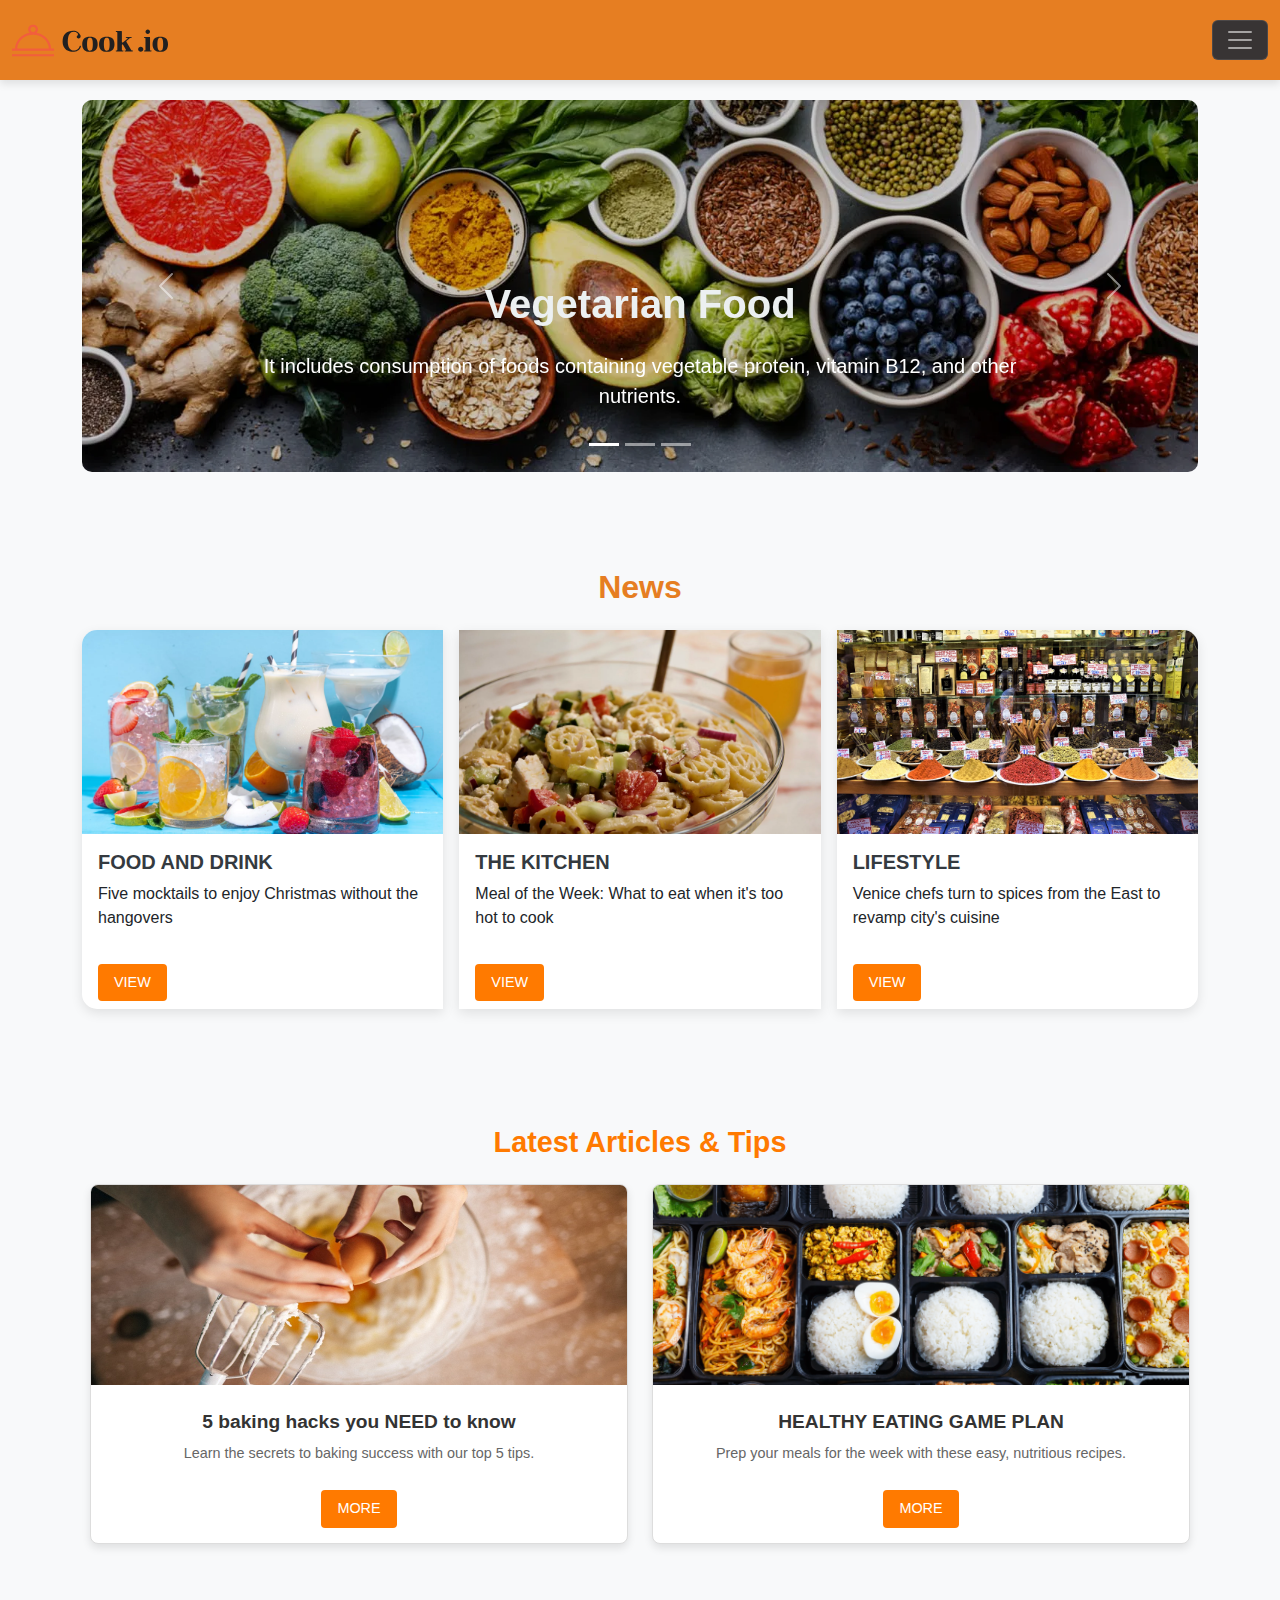
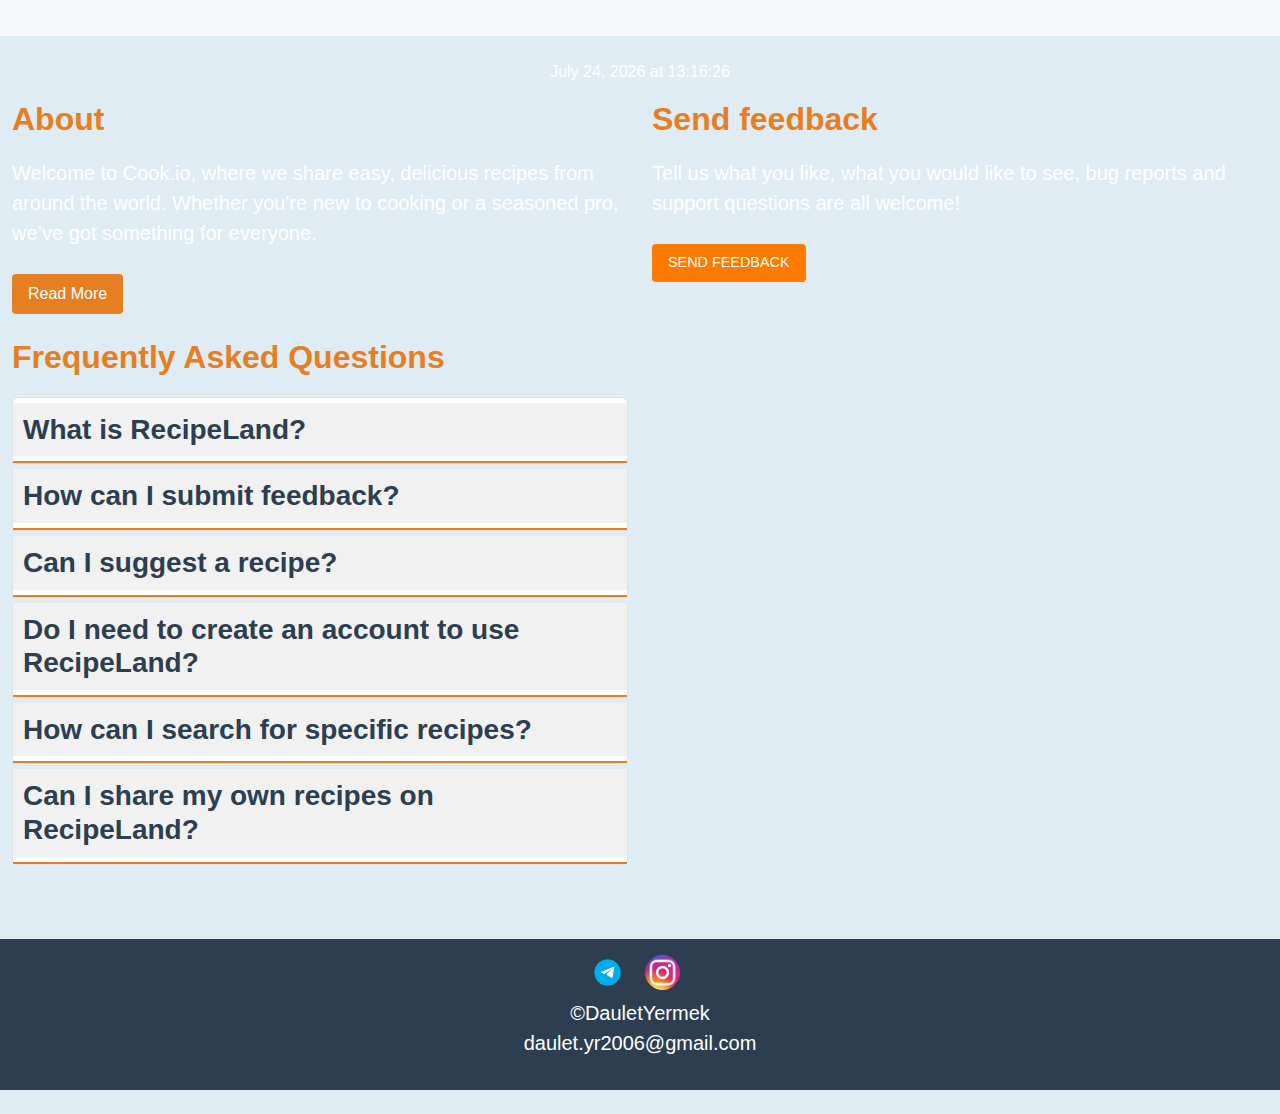
<file: index.html>
<!DOCTYPE html>
<html lang="en">

<head>
    <meta charset="UTF-8">
    <meta name="viewport" content="width=device-width, initial-scale=1.0">
    <title>RecipeLand - Home</title>
    <link href="https://cdn.jsdelivr.net/npm/bootstrap@5.3.3/dist/css/bootstrap.min.css" rel="stylesheet" integrity="sha384-QWTKZyjpPEjISv5WaRU9OFeRpok6YctnYmDr5pNlyT2bRjXh0JMhjY6hW+ALEwIH" crossorigin="anonymous">
    <link rel="stylesheet" href="styles.css">
</head>

<body>
    <header class="mb-3">
        <nav class="navbar navbar-dark bg-orange fixed-top" style="background-color: #e67e22">
            <div class="container-fluid">
                <img src="logo-light.svg" alt="Website Logo">
                <button class="navbar-toggler" type="button" data-bs-toggle="offcanvas" data-bs-target="#offcanvasNavbar" aria-controls="offcanvasNavbar" style="background-color: #383434">
                    <span class="navbar-toggler-icon"></span>
                </button>
                <div class="offcanvas offcanvas-end offcanvas-orange" tabindex="-1" id="offcanvasNavbar" aria-labelledby="offcanvasNavbarLabel" style="background-color: #e67e22">
                    <div id="user-info" class="user-info"></div>
                    <div class="offcanvas-profile">
                        <button id="profile-btn" class="profile-button">
                            <span id="profile-username">User Name</span> <!-- Имя пользователя -->
                            <i class="arrow-icon">▼</i> <!-- Иконка стрелки -->
                        </button>
                        <div id="profile-menu" class="profile-dropdown">
                            <p id="profile-username">Loading username...</p>
                            <p id="profile-email">Loading email...</p>
                            <p id="profile-password">Loading password...</p>
                            <a href="login.html" id="logout-link" class="logout-btn">Log Out</a> <!-- Кнопка выхода -->
                        </div>
                    </div>
                    
                    <div class="offcanvas-body">
                        <ul class="navbar-nav justify-content-end flex-grow-1 pe-3">
                            <li class="nav-item">
                                <a class="nav-link active" aria-current="page" href="index.html">Home</a>
                            </li>
                            <li class="nav-item">
                                <a class="nav-link" href="recipes.html" style="color: #ffffff;">Recipes</a>
                            </li>
                        </ul>

                        <div id="toggle-container" style="margin-top: 20px;">
                            <input type="checkbox" id="mode-toggle" onchange="toggleMode()">
                            <label for="mode-toggle">
                                <span class="mode-text" id="mode-text" style="color: orange;">Light</span>
                            </label>
                        </div>
                    </div>
                </div>
            </div>
        </nav>
    </header>

    <!-- Carousel Section -->
    <section class="carousel-section mb-5">
        <div class="container">
            <div id="recipeCarousel" class="carousel slide" data-bs-ride="carousel">
                <!-- Carousel indicators -->
                <ol class="carousel-indicators">
                    <li data-bs-target="#recipeCarousel" data-bs-slide-to="0" class="active"></li>
                    <li data-bs-target="#recipeCarousel" data-bs-slide-to="1"></li>
                    <li data-bs-target="#recipeCarousel" data-bs-slide-to="2"></li>
                </ol>

                <!-- Carousel items -->
                <div class="carousel-inner">
                    <div class="carousel-item active">
                        <img src="images/hero-healthyfood.webp" class="d-block w-100" alt="Spaghetti Carbonara">
                        <div class="carousel-caption d-none d-md-block">
                            <h5>Vegetarian Food</h5>
                            <p>It includes consumption of foods containing vegetable protein, vitamin B12, and other nutrients.</p>
                        </div>
                    </div>
                    <div class="carousel-item">
                        <img src="images/hero_bulgarian.jpeg" class="d-block w-100" alt="Chicken Parmesan">
                        <div class="carousel-caption d-none d-md-block">
                            <h5>Central Asian Food</h5>
                            <p>Traditional dishes are served like shorpo (soup), shashlik (grilled meats), mastoba, manty, pilov and samsa.</p>
                        </div>
                    </div>
                    <div class="carousel-item">
                        <img src="images/hero-asianfood.jpeg" class="d-block w-100" alt="Vegetable Stir-fry">
                        <div class="carousel-caption d-none d-md-block">
                            <h5>Far East</h5>
                            <p>While rice is common to most Asian cuisines, different varieties are popular in the various regions.</p>
                        </div>
                    </div>
                </div>

                <!-- Carousel controls -->
                <a class="carousel-control-prev" href="#recipeCarousel" role="button" data-bs-slide="prev">
                    <span class="carousel-control-prev-icon" aria-hidden="true"></span>
                    <span class="visually-hidden">Previous</span>
                </a>
                <a class="carousel-control-next" href="#recipeCarousel" role="button" data-bs-slide="next">
                    <span class="carousel-control-next-icon" aria-hidden="true"></span>
                    <span class="visually-hidden">Next</span>
                </a>
            </div>
        </div>
    </section>


    <!-- Bootstrap Cards Section -->
    <section class="cards-section py-5">
        <div class="container">
            <h2 class="mb-4">News</h2>
            <!-- Bootstrap card group layout -->
            <div class="card-group">
                <!-- Card 1 -->
                <div class="card me-3">
                    <img src="images/foodandfrink.webp" class="card-img-top" alt="Spaghetti Carbonara">
                    <div class="card-body">
                        <h5 class="card-title">FOOD AND DRINK</h5>
                        <p class="card-text">Five mocktails to enjoy Christmas without the hangovers</p>
                    </div>
                    <div class="card-footer">
                        <a href="https://www.euronews.com/culture/2023/12/21/five-mocktails-to-enjoy-christmas-without-the-hangovers" class="btn btn-primary btn-sm" style="color: #ffffff;">View</a>
                    </div>
                </div>
                <!-- Card 2 -->
                <div class="card me-3">
                    <img src="images/thekitchen.webp" class="card-img-top" alt="Chicken Parmesan">
                    <div class="card-body">
                        <h5 class="card-title">THE KITCHEN</h5>
                        <p class="card-text">Meal of the Week: What to eat when it's too hot to cook</p>
                    </div>
                    <div class="card-footer">
                        <a href="https://www.euronews.com/culture/2023/07/22/meal-of-the-week-italian-cold-dishes-on-a-hot-hot-day" class="btn btn-primary btn-sm" style="color: #ffffff;">View</a>
                    </div>
                </div>
                <!-- Card 3 -->
                <div class="card">
                    <img src="images/lifestyle.webp" class="card-img-top" alt="Vegetable Stir-fry">
                    <div class="card-body">
                        <h5 class="card-title">LIFESTYLE</h5>
                        <p class="card-text">Venice chefs turn to spices from the East to revamp city's cuisine</p>
                    </div>
                    <div class="card-footer">
                        <a href="https://www.euronews.com/culture/2022/09/22/the-restaurants-resurrecting-venices-ancient-spice-trade-cuisine" class="btn btn-primary btn-sm" style="color: #ffffff;">View</a>
                    </div>
                </div>
            </div>
        </div>
    </section>



    <section class="latest-articles container my-5">
        <h2 class="mb-4">Latest Articles & Tips</h2>
        <div class="row">
            <article class="col-md-6 mb-4">
                <div class="article">
                    <img src="images/baking-tips.jpeg" class="article-img-top" alt="Article 1">
                    <div class="article-body">
                        <h4 class="article-title">5 baking hacks you NEED to know </h4>
                        <p class="article-text">Learn the secrets to baking success with our top 5 tips.</p>
                        <a href="https://youtu.be/e97NvZM3qXY?si=z0Iu64SybqORxPiH" class="btn btn-primary" style="color: #ffffff;">More</a>
                    </div>
                </div>
            </article>
    
            <article class="col-md-6 mb-4">
                <div class="article">
                    <img src="images/healthy-meal.webp" class="article-img-top" alt="Article 2">
                    <div class="article-body">
                        <h4 class="article-title">HEALTHY EATING GAME PLAN</h4>
                        <p class="article-text">Prep your meals for the week with these easy, nutritious recipes.</p>
                        <a href="https://youtu.be/nzTYDAJ-D5c?si=vE-1eVs1DOZpzZND" class="btn btn-primary" style="color: #ffffff;">More</a>
                    </div>
                </div>
            </article>
        </div>
    </section>
    

    


    <footer class="py-4 mt-5">
        <div id="current-date-time" class="text-center mb-3"></div>
        <div class="footer-container container-fluid">
            <div class="row">
                <div class="col-lg-6 mb-4">
                    <h2>About</h2>
                    <p>
                        Welcome to Cook.io, where we share easy, delicious recipes from around the world. 
                        Whether you're new to cooking or a seasoned pro, we’ve got something for everyone. 
                        <span id="more-content" style="display: none;">
                            Our goal is to inspire you to create mouthwatering meals with simple, step-by-step guides. 
                            Join us on this culinary journey, and let’s make cooking fun and enjoyable together!
                        </span>
                    </p>
                    <button id="read-more-btn">Read More</button>
                </div>
                
                <!-- Existing Feedback Section -->
                <div class="col-lg-6" style="margin-bottom: 30px;">
                    <h2>Send feedback</h2>
                    <p>Tell us what you like, what you would like to see, bug reports and support questions are all welcome!</p>
                    <!-- Feedback button that triggers the popup -->
                    <button class="btn btn-primary open-popup">Send Feedback</button>
                </div>

                <!-- Popup form structure -->
                <div class="popup-form" style="display: none;">
                    <div class="popup-content">
                        <span class="close-popup">&times;</span> <!-- Close button -->
                        <h2>Send Feedback</h2>
                        <form action="#" novalidate>
                            <input type="email" class="form-control mb-3" placeholder="Your email">
                            <textarea class="form-control mb-3" placeholder="Your message"></textarea>
                            <button type="submit" class="btn btn-primary w-100">Send</button>
                            <!-- Reset Button -->
                            <button type="button" id="reset-btn" class="btn btn-secondary w-100 mt-2">Reset</button>
                        </form>

                        <!-- Star Rating Section -->
                        <div class="rating">
                            <span class="star" data-value="1">★</span>
                            <span class="star" data-value="2">★</span>
                            <span class="star" data-value="3">★</span>
                            <span class="star" data-value="4">★</span>
                            <span class="star" data-value="5">★</span>
                        </div>
                        <p id="rating-message">Rate our feedback quality.</p>
                    </div>
                </div>
  

                <!-- Add an FAQ section inside the footer -->
                <div class="col-lg-6 mb-4">
                    <h2>Frequently Asked Questions</h2>

                    <div class="accordion">
                        <div class="accordion-item">
                            <h3 class="accordion-header">What is RecipeLand?</h3>
                            <div class="accordion-content">
                                <p>RecipeLand is a website where we share easy, delicious recipes from around the world. You can find something for every level of cooking expertise.</p>
                            </div>
                        </div>

                        <div class="accordion-item">
                            <h3 class="accordion-header">How can I submit feedback?</h3>
                            <div class="accordion-content">
                                <p>To submit feedback, just fill out the form above and click "Send." We appreciate your suggestions and will get back to you as soon as possible.</p>
                            </div>
                        </div>

                        <div class="accordion-item">
                            <h3 class="accordion-header">Can I suggest a recipe?</h3>
                            <div class="accordion-content">
                                <p>Yes, we welcome recipe suggestions! Contact us through the feedback form or email us directly.</p>
                            </div>
                        </div>

                        <div class="accordion-item">
                            <h3 class="accordion-header">Do I need to create an account to use RecipeLand?</h3>
                            <div class="accordion-content">
                                <p>No, you don't need to create an account to access recipes. However, creating an account allows you to save your favorite recipes and get personalized recommendations.</p>
                            </div>
                        </div>

                        <div class="accordion-item">
                            <h3 class="accordion-header">How can I search for specific recipes?</h3>
                            <div class="accordion-content">
                                <p>Use the search bar at the top of the page to find recipes by name, ingredient, or cuisine type. You can also browse by categories like vegetarian, pasta, or desserts.</p>
                            </div>
                        </div>

                        <div class="accordion-item">
                            <h3 class="accordion-header">Can I share my own recipes on RecipeLand?</h3>
                            <div class="accordion-content">
                                <p>We currently don't support user-submitted recipes directly on the site, but you can contact us through the feedback form if you have a recipe you'd like to suggest!</p>
                            </div>
                        </div>
                    </div>
                </div>

            </div>
        </div>
    
        <div class="footer-bottom text-center py-3">
            <div class="social-icons mb-2">
                <a href="https://t.me/yerm_d"><img src="images/telegram.webp" alt="Telegram" class="img-fluid me-3"></a>
                <a href="https://www.instagram.com/yerm.d?igsh=ZmJ6M3J3NzB6ZnVz"><img src="images/Instagram_icon.png" alt="Instagram" class="img-fluid"></a>
            </div>
            <p>©DauletYermek<br>daulet.yr2006@gmail.com</p>
        </div>

    </footer>
    

    <script src="https://cdn.jsdelivr.net/npm/bootstrap@5.3.3/dist/js/bootstrap.bundle.min.js" integrity="sha384-YvpcrYf0tY3lHB60NNkmXc5s9fDVZLESaAA55NDzOxhy9GkcIdslK1eN7N6jIeHz" crossorigin="anonymous"></script>
    <script src="home.js" defer></script>
</body>

</html>
</file>
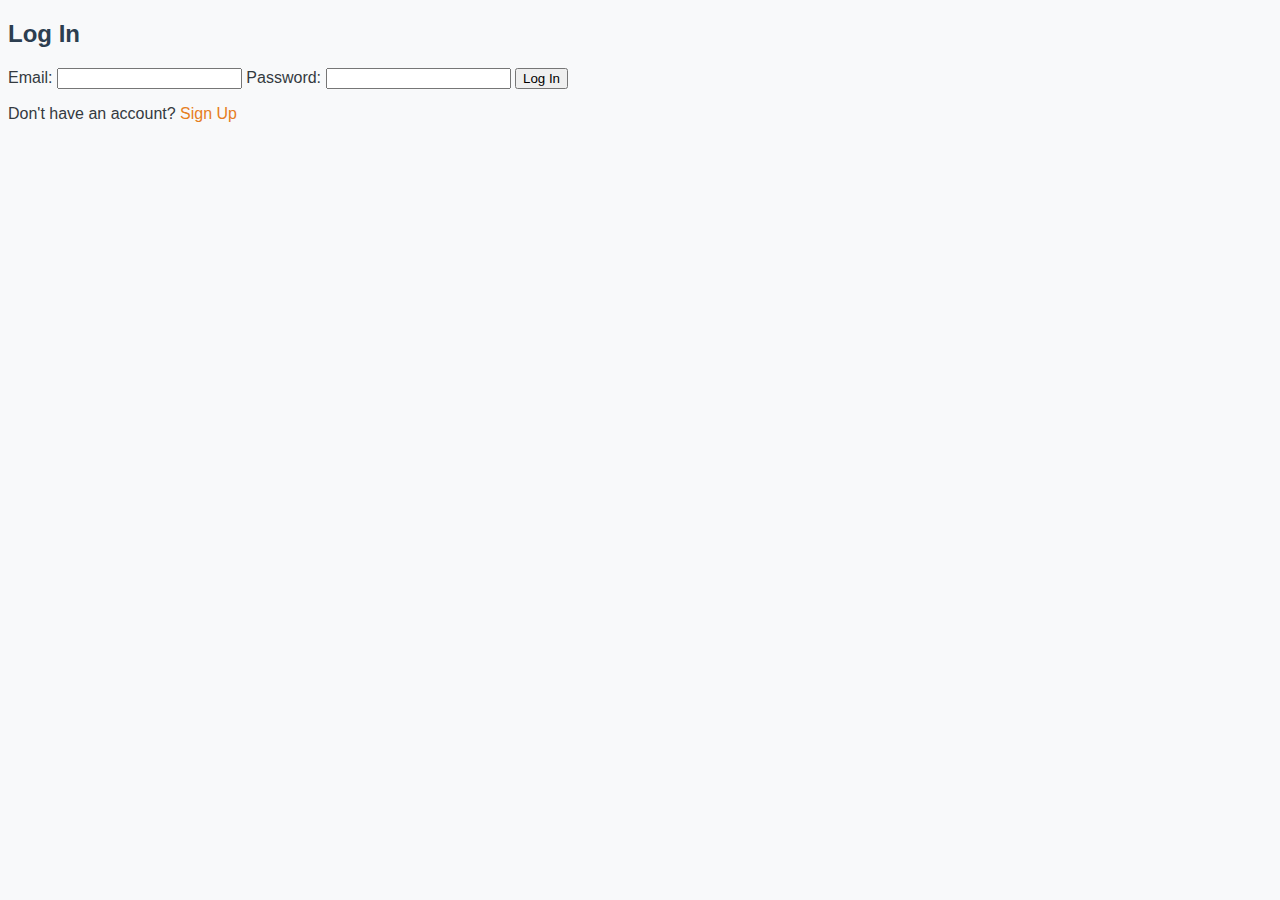
<file: login.html>
<!DOCTYPE html>
<html lang="en">
<head>
    <meta charset="UTF-8">
    <meta name="viewport" content="width=device-width, initial-scale=1.0">
    <title>Log In</title>
    <link rel="stylesheet" href="styles.css">
</head>
<body>
    <div class="login-container">
        <h2>Log In</h2>
        <form id="login-form">
            <label for="email">Email:</label>
            <input type="email" id="email" name="email" required>

            <label for="password">Password:</label>
            <input type="password" id="password" name="password" required>

            <button type="submit">Log In</button>
        </form>
        <p>Don't have an account? <a href="signup.html">Sign Up</a></p>
    </div>
    <script src="login.js"></script>
</body>
</html>
</file>
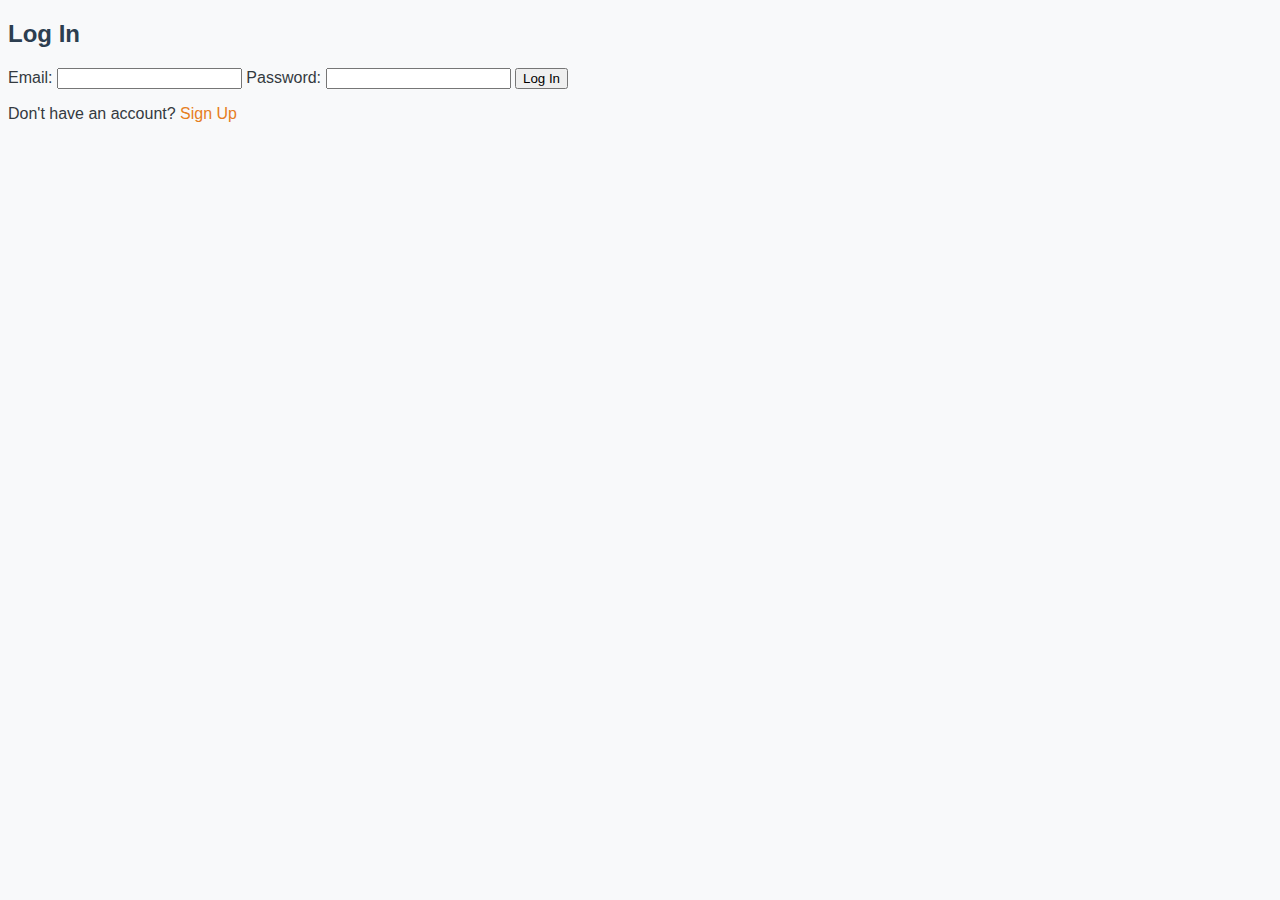
<file: recipes.html>
<!DOCTYPE html>
<html lang="en">
<head>
    <meta charset="UTF-8">
    <meta name="viewport" content="width=device-width, initial-scale=1.0">
    <title>Recipes - RecipeLand</title>
    <link href="https://cdn.jsdelivr.net/npm/bootstrap@5.3.3/dist/css/bootstrap.min.css" rel="stylesheet" integrity="sha384-QWTKZyjpPEjISv5WaRU9OFeRpok6YctnYmDr5pNlyT2bRjXh0JMhjY6hW+ALEwIH" crossorigin="anonymous">
    <link rel="stylesheet" href="recipes.css">
</head>
<body>

    <!-- Bootstrap Navbar -->
    <header class="mb-3">
        <nav class="navbar navbar-dark bg-orange fixed-top" style="background-color: #e67e22">
            <div class="container-fluid">
                <img src="logo-light.svg" alt="Website Logo">
                <button class="navbar-toggler" type="button" data-bs-toggle="offcanvas" data-bs-target="#offcanvasNavbar" aria-controls="offcanvasNavbar" style="background-color: #383434">
                    <span class="navbar-toggler-icon"></span>
                </button>
                <div class="offcanvas offcanvas-end offcanvas-orange" tabindex="-1" id="offcanvasNavbar" aria-labelledby="offcanvasNavbarLabel" style="background-color: #e67e22">
                    <div id="user-info" class="user-info"></div>
                    <div class="offcanvas-profile">
                        <button id="profile-btn" class="profile-button">
                            <span id="profile-username">User Name</span> <!-- Имя пользователя -->
                            <i class="arrow-icon">▼</i> <!-- Иконка стрелки -->
                        </button>
                        <div id="profile-menu" class="profile-dropdown">
                            <p id="profile-email">Loading email...</p>
                            <a href="login.html" id="logout-link" class="logout-btn">Log Out</a> <!-- Кнопка выхода -->
                        </div>
                    </div>
                    
                    <div class="offcanvas-body">
                        <ul class="navbar-nav justify-content-end flex-grow-1 pe-3">
                            <li class="nav-item">
                                <a class="nav-link active" aria-current="page" href="index.html">Home</a>
                            </li>
                            <li class="nav-item">
                                <a class="nav-link" href="recipes.html" style="color: #ffffff;">Recipes</a>
                            </li>
                        </ul>
 
                        <div id="toggle-container" style="margin-top: 20px;">
                            <input type="checkbox" id="mode-toggle" onchange="toggleMode()">
                            <label for="mode-toggle">
                                <span class="mode-text" id="mode-text" style="color: orange;">Light</span>
                            </label>
                        </div>
                    </div>
                </div>
            </div>
        </nav>
    </header>

    <main class="container-fluid px-4 py-5">
        <!-- Section 1: Two columns (col-lg-6) -->
        <section class="row mb-5"  style="margin-top: 50px;">
            <div class="col-lg-5 col-md-12 mb-md-3">
                <h2 class="mb-3">Recipe Categories</h2>
                <ul class="category-list list-unstyled">
                    <li class="mb-2"><a href="#" onclick="filterRecipes('All')" class="btn btn-primary btn-sm" style="color: #ffffff;">All</a></li>
                    <li class="mb-2"><a href="#" onclick="filterRecipes('Chicken')" class="btn btn-primary btn-sm" style="color: #ffffff;">Chicken</a></li>
                    <li class="mb-2"><a href="#" onclick="filterRecipes('Pasta')" class="btn btn-primary btn-sm" style="color: #ffffff;">Pasta</a></li>
                    <li class="mb-2"><a href="#" onclick="filterRecipes('Beef')" class="btn btn-primary btn-sm" style="color: #ffffff;">Beef</a></li>
                    <li class="mb-2"><a href="#" onclick="filterRecipes('Vegetarian')" class="btn btn-primary btn-sm" style="color: #ffffff;">Vegetarian</a></li>
                    <li class="mb-2"><a href="#" onclick="filterRecipes('Fish')" class="btn btn-primary btn-sm" style="color: #ffffff;">Fish</a></li>
                </ul>
            </div>
    
            <div class="col-lg-6 col-md-12 mt-md-3">
                <h2 class="mb-3">Popular Recipes</h2>
                <p class="mb-4">Discover the top-rated and most popular recipes in our collection. From international classics to quick and easy meals, explore what others are cooking!</p>
            </div>
        </section>

        <div id="recipe-container" class="row"></div>

        <div class="multi-step-form">
            <h2>Add a New Recipe</h2>
            <form id="recipeForm">
                <!-- Step 1: Recipe Information -->
                <div class="form-step" id="step-1">
                    <label for="recipeName">Recipe Name:</label>
                    <input type="text" id="recipeName" class="form-control" required>
                    
                    <label for="category">Category:</label>
                    <input type="text" id="category" class="form-control" required>
                </div>
        
                <!-- Step 2: Ingredients -->
                <div class="form-step" id="step-2" style="display: none;">
                    <label for="ingredients">Ingredients (comma-separated):</label>
                    <textarea id="ingredients" class="form-control" required></textarea>
                </div>
        
                <!-- Step 3: Instructions -->
                <div class="form-step" id="step-3" style="display: none;">
                    <label for="instructions">Instructions:</label>
                    <textarea id="instructions" class="form-control" required></textarea>
                </div>
        
                <!-- Step 4: Confirmation -->
                <div class="form-step" id="step-4" style="display: none;">
                    <h3>Confirm Your Recipe</h3>
                    <p><strong>Name:</strong> <span id="confirmName"></span></p>
                    <p><strong>Category:</strong> <span id="confirmCategory"></span></p>
                    <p><strong>Ingredients:</strong> <span id="confirmIngredients"></span></p>
                    <p><strong>Instructions:</strong> <span id="confirmInstructions"></span></p>
                </div>
        
                <!-- Navigation Buttons -->
                <div class="form-navigation">
                    <button type="button" id="prevBtn" class="btn btn-secondary" style="display: none;">Back</button>
                    <button type="button" id="nextBtn" class="btn btn-primary">Next</button>
                    <button type="submit" id="submitBtn" class="btn btn-success" style="display: none;">Submit</button>
                </div>
            </form>
        </div>
        
        <section class="row">
            <div class="card-group"></div>
        </section>
               
    </main>
    
    
    
    

    <footer class="py-4 mt-5">
        <div id="current-date-time" class="text-center mb-3"></div>
        <div class="footer-container container-fluid">
            <div class="row">
                <div class="col-lg-6 mb-4">
                    <h2>About</h2>
                    <p>
                        Welcome to Cook.io, where we share easy, delicious recipes from around the world. 
                        Whether you're new to cooking or a seasoned pro, we’ve got something for everyone. 
                        <span id="more-content" style="display: none;">
                            Our goal is to inspire you to create mouthwatering meals with simple, step-by-step guides. 
                            Join us on this culinary journey, and let’s make cooking fun and enjoyable together!
                        </span>
                    </p>
                    <button id="read-more-btn">Read More</button>
                </div>
                <!-- Existing Feedback Section -->
                <div class="col-lg-6" style="margin-bottom: 30px;">
                    <h2>Send feedback</h2>
                    <p>Tell us what you like, what you would like to see, bug reports and support questions are all welcome!</p>
                    <!-- Feedback button that triggers the popup -->
                    <button class="btn btn-primary open-popup">Send Feedback</button>
                </div>

                <!-- Popup form structure -->
                <div class="popup-form" style="display: none;">
                    <div class="popup-content">
                        <span class="close-popup">&times;</span> <!-- Close button -->
                        <h2>Send Feedback</h2>
                        <form action="#" novalidate>
                            <input type="email" class="form-control mb-3" placeholder="Your email">
                            <textarea class="form-control mb-3" placeholder="Your message"></textarea>
                            <button type="submit" class="btn btn-primary w-100">Send</button>
                            <!-- Reset Button -->
                            <button type="button" id="reset-btn" class="btn btn-secondary w-100 mt-2">Reset</button>
                        </form>

                        <!-- Star Rating Section -->
                        <div class="rating">
                            <span class="star" data-value="1">★</span>
                            <span class="star" data-value="2">★</span>
                            <span class="star" data-value="3">★</span>
                            <span class="star" data-value="4">★</span>
                            <span class="star" data-value="5">★</span>
                        </div>
                        <p id="rating-message">Rate our feedback quality.</p>
                    </div>
                </div>

                <!-- Add an FAQ section inside the footer -->
                <div class="col-lg-6 mb-4">
                    <h2>Frequently Asked Questions</h2>

                    <div class="accordion">
                        <div class="accordion-item">
                            <h3 class="accordion-header" style="color: #2c3e50;">What is RecipeLand?</h3>
                            <div class="accordion-content">
                                <p>RecipeLand is a website where we share easy, delicious recipes from around the world. You can find something for every level of cooking expertise.</p>
                            </div>
                        </div>

                        <div class="accordion-item">
                            <h3 class="accordion-header" style="color: #2c3e50;">How can I submit feedback?</h3>
                            <div class="accordion-content">
                                <p>To submit feedback, just fill out the form above and click "Send." We appreciate your suggestions and will get back to you as soon as possible.</p>
                            </div>
                        </div>

                        <div class="accordion-item">
                            <h3 class="accordion-header" style="color: #2c3e50;">Can I suggest a recipe?</h3>
                            <div class="accordion-content">
                                <p>Yes, we welcome recipe suggestions! Contact us through the feedback form or email us directly.</p>
                            </div>
                        </div>

                        <div class="accordion-item">
                            <h3 class="accordion-header" style="color: #2c3e50;">Do I need to create an account to use RecipeLand?</h3>
                            <div class="accordion-content">
                                <p>No, you don't need to create an account to access recipes. However, creating an account allows you to save your favorite recipes and get personalized recommendations.</p>
                            </div>
                        </div>

                        <div class="accordion-item">
                            <h3 class="accordion-header" style="color: #2c3e50;">How can I search for specific recipes?</h3>
                            <div class="accordion-content">
                                <p>Use the search bar at the top of the page to find recipes by name, ingredient, or cuisine type. You can also browse by categories like vegetarian, pasta, or desserts.</p>
                            </div>
                        </div>

                        <div class="accordion-item">
                            <h3 class="accordion-header" style="color: #2c3e50;">Can I share my own recipes on RecipeLand?</h3>
                            <div class="accordion-content">
                                <p>We currently don't support user-submitted recipes directly on the site, but you can contact us through the feedback form if you have a recipe you'd like to suggest!</p>
                            </div>
                        </div>
                    </div>
                </div>

            </div>
        </div>
    
        <div class="footer-bottom text-center py-3">
            <div class="social-icons mb-2">
                <a href="https://t.me/yerm_d"><img src="images/telegram.webp" alt="Telegram" class="img-fluid me-3"></a>
                <a href="https://www.instagram.com/yerm.d?igsh=ZmJ6M3J3NzB6ZnVz"><img src="images/Instagram_icon.png" alt="Instagram" class="img-fluid"></a>
            </div>
            <p>©DauletYermek<br>daulet.yr2006@gmail.com</p>
        </div>
    </footer>

    <script src="https://cdn.jsdelivr.net/npm/bootstrap@5.3.3/dist/js/bootstrap.bundle.min.js" integrity="sha384-YvpcrYf0tY3lHB60NNkmXc5s9fDVZLESaAA55NDzOxhy9GkcIdslK1eN7N6jIeHz" crossorigin="anonymous"></script>
    <script src="index.js" defer></script>
</body>
</html>
</file>
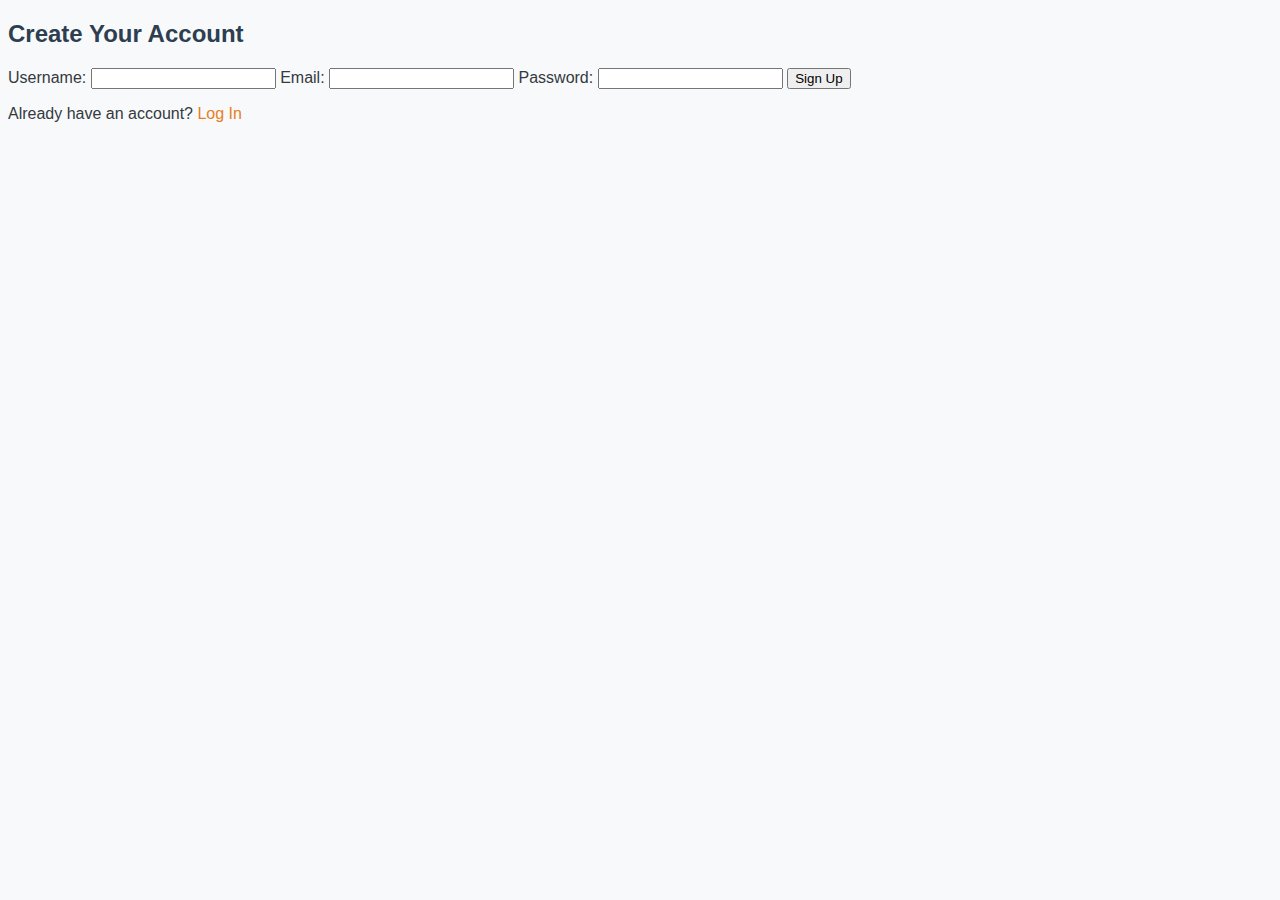
<file: signup.html>
<!DOCTYPE html>
<html lang="en">
<head>
    <meta charset="UTF-8">
    <meta name="viewport" content="width=device-width, initial-scale=1.0">
    <title>Sign Up</title>
    <link rel="stylesheet" href="styles.css">
</head>
<body>
    <div class="signup-container">
        <h2>Create Your Account</h2>
        <form id="signup-form">
            <label for="username">Username:</label>
            <input type="text" id="username" name="username" required>

            <label for="email">Email:</label>
            <input type="email" id="email" name="email" required>

            <label for="password">Password:</label>
            <input type="password" id="password" name="password" required>

            <button type="submit">Sign Up</button>
        </form>
        <p>Already have an account? <a href="login.html">Log In</a></p>
    </div>
    <script src="signup.js"></script>
</body>
</html>
</file>
<file: styles.css>
/* General Styles */
body {
    font-family: 'Roboto', sans-serif;
    background-color: #f8f9fa;
    color: #343a40;
}

h1, h2, h3, h4, h5 {
    color: #2c3e50;
    font-weight: bold;
}

a {
    text-decoration: none;
    color: #e67e22;
}

a:hover {
    color: #d35400;
}

header {
  background-color: #e67e22;
}

/* Navbar */
.navbar {
    box-shadow: 0 4px 8px rgba(0, 0, 0, 0.1);
    padding-bottom: 20px;
    padding-top: 20px;
}

.navbar-nav .nav-link {
    font-weight: 500;
}

.navbar-nav .nav-link.active {
    color: #007bff;
}

/* Carousel */
.carousel-item img {
    border-radius: 10px;
    filter: brightness(0.8);
}

.carousel-caption h5 {
    color: #ecf0f1;
    padding: 10px;
    border-radius: 5px;
    font-size: 40px;
}

.carousel-caption p {
    font-size: 20px;
    padding: 5px;
    border-radius: 5px;
}

/* Cards Section */
.cards-section h2 {
    margin-bottom: 1.5rem;
    text-align: center;
    font-size: 2rem;
    color: #e67e22;
}

.card-group .card {
    border: none;
    border-radius: 15px;
    box-shadow: 0 4px 12px rgba(0, 0, 0, 0.1);
}

.card-img-top {
    border-top-left-radius: 15px;
    border-top-right-radius: 15px;
    max-height: 235px;
    object-fit: cover;
}

.card-title {
    font-size: 1.25rem;
    color: #343a40;
}

.card-footer {
    background-color: transparent;
    border-top: none;
}

.btn-primary {
    background-color: #e67e22;
    border-color: #e67e22;
}

.btn-primary:hover {
    background-color: #d35400;
    border-color: #d35400;
}

/* Latest Articles & Tips Section */
.latest-articles {
    background-color: #f8f9fa;
    padding: 20px;
    border-radius: 8px;
}

.latest-articles h2 {
    color: #ff7a00; /* Matches the orange text color */
    font-size: 1.8rem;
    text-align: center;
}

.article {
    background-color: #fff;
    border: 1px solid #ddd;
    border-radius: 8px;
    overflow: hidden;
    box-shadow: 0 4px 8px rgba(0, 0, 0, 0.1);
    transition: transform 0.3s;
}

.article:hover {
    transform: translateY(-5px);
}

.article-img-top {
    width: 100%;
    height: 200px; /* Fixed height to ensure uniformity */
    object-fit: cover;
}

.article-body {
    padding: 15px;
    text-align: center;
}

.article-title {
    font-size: 1.2rem;
    color: #333;
    font-weight: bold;
    margin: 10px 0;
}

.article-text {
    color: #666;
    font-size: 0.9rem;
}

.btn-primary {
    background-color: #ff7a00;
    color: #fff;
    border: none;
    padding: 8px 16px;
    margin-top: 10px;
    text-transform: uppercase;
    font-size: 0.9rem;
    border-radius: 4px;
}

.btn-primary:hover {
    background-color: #e66b00;
}




/* Footer */
footer {
    background-color: #e0ecf4;
    color: #fff;
}

footer h2 {
    color: #e67e22;
    margin-bottom: 20px;
}

footer p, footer a {
    color: #ffffff;
    font-size: 20px
}

footer a:hover {
    color: #fff;
}

.footer-bottom {
    background-color: #2c3e50;
    padding: 15px 0;
    margin-top: 50px;
}

.social-icons img {
    width: 35px;
    height: 35px;
    margin-right: 10px;
    border-radius: 50%;
    object-fit: cover;
}

/* Popup Form */
.popup-form {
    position: fixed;
    top: 0;
    left: 0;
    width: 100%;
    height: 100%;
    background-color: rgba(0, 0, 0, 0.5); /* Dark overlay */
    display: flex;
    justify-content: center;
    align-items: center;
}

.popup-content {
    background-color: white;
    padding: 20px;
    border-radius: 8px;
    width: 100%;
    max-width: 500px;
    position: relative;
}

.close-popup {
    position: absolute;
    top: 10px;
    right: 20px;
    font-size: 24px;
    cursor: pointer;
}

/* Accordion styles */
.accordion-header {
    cursor: pointer;
    padding: 10px;
    background-color: #f1f1f1;
    margin: 5px 0;
    font-weight: bold;
}

.accordion-content {
    max-height: 0; /* Hidden by default */
    overflow: hidden;
    padding: 0 10px;
    background-color: #cce1f8;
    border-left: 2px solid #e67e22;
    border-right: 2px solid #e67e22;
    border-bottom: 2px solid #e67e22;
    transition: max-height 0.3s ease, padding 0.3s ease;
}

.rating {
    margin-top: 10px;
    margin-left: auto;
}

.star {
    font-size: 24px; /* Adjust the size as needed */
    cursor: pointer;
    color: grey; /* Default color for unselected stars */
}

.star:hover {
    color: gold; /* Color on hover */
}

#rating-message {
    color: #343a40;
}

/* Style for the Read More button in the About section */
#read-more-btn {
    background-color: #e67e22; /* Customize color */
    color: #fff;
    border: none;
    padding: 8px 16px;
    font-size: 16px;
    cursor: pointer;
    border-radius: 4px;
    transition: background-color 0.3s ease;
    margin-top: 10px;
}

#read-more-btn:hover {
    background-color: #d35400; /* Darker shade on hover */
}

#read-more-btn:focus {
    outline: none;
    box-shadow: 0 0 0 3px rgba(248, 138, 93, 0.4); /* Adds a focus ring */
}

/* Animation for buttons */
.button-animated {
    transition: transform 0.2s ease, background-color 0.2s ease;
}

.button-animated:hover {
    transform: scale(1.1); /* Scale effect on hover */
    background-color: #f0f0f0; /* Lighten background on hover */
}

/* Animation for the popup */
.popup-form {
    transition: opacity 0.3s ease, transform 0.3s ease;
    opacity: 0;
    transform: translateY(-20px);
    display: none; /* Initially hidden */
}

.popup-form.show {
    display: flex; /* Show the popup */
    opacity: 1; /* Fade in */
    transform: translateY(0); /* Move to position */
}

/* Toggle Button Styles */
#toggle-container {
    display: flex;
    align-items: center;
    margin-left: auto;
}

#mode-toggle {
    display: none;
}

#toggle-container label {
    background-color: #ffffff;
    border-radius: 20px;
    padding: 8px 16px;
    color: black;
    font-weight: bold;
    cursor: pointer;
    transition: background-color 0.3s ease;
    display: flex;
    align-items: center;
}

#mode-toggle:checked + label {
    background-color: #333;
}

#toggle-container .mode-text {
    margin-left: 8px;
    color: white;
}


/* Dark Mode */
.dark-mode {
    background-color: #343a40; /* Dark background */
    color: #f8f9fa; /* Light text */
}

.dark-mode header {
    background-color: #555;
    color: #f8f9fa;
}

.dark-mode .navbar {
    background-color: #444;
}

.dark-mode .card-group .card {
    background-color: #444;
    color: #f8f9fa;
}

.dark-mode .card-title,
.dark-mode .card-footer {
    color: #f8f9fa;
}

.dark-mode a {
    color: #e67e22;
}

.dark-mode a:hover {
    color: #d35400;
}

.dark-mode .accordion-content,
.dark-mode .latest-articles {
    background-color: #343a40;
}

.dark-mode .article {
    background-color: #444;
    color: #f8f9fa;
    border-color: #444;
}

.dark-mode .article-text,
.dark-mode .article-title {
    color: #f8f9fa;
}

.dark-mode footer {
    background-color: #222;
    color: #fff;
}

.dark-mode .footer-bottom {
    background-color: #111;
}

.dark-mode .popup-form {
    background-color: rgba(255, 255, 255, 0.1);
}

.dark-mode #rating-message {
    color: #f8f9fa;
}

#recipeCarousel {
    margin-top: 100px;
}

/* Style the profile name */
#profile-name {
    font-weight: bold;
    color: white;
}

/* Style the logout button */
#logout-button {
    margin-left: auto; /* Push the button to the right */
    color: white;
}

.user-info {
    font-size: 18px;
    font-weight: bold;
    color: #333;
    margin: 10px 0;
    text-align: center;
}


/* Основной стиль профиля */
.offcanvas-profile {
    position: relative;
    padding: 10px;
}

/* Кнопка профиля */
.profile-button {
    display: flex;
    align-items: center;
    justify-content: space-between;
    background: none;
    border: none;
    font-size: 16px;
    cursor: pointer;
    width: 100%;
}

/* Иконка стрелки */
.arrow-icon {
    margin-left: 5px;
}

/* Выпадающее меню */
.profile-dropdown {
    display: none; /* По умолчанию скрыто */
    position: absolute;
    top: 100%; /* Расположить под кнопкой */
    left: 0;
    background-color: white;
    border: 1px solid #ccc;
    border-radius: 5px;
    width: 200px;
    box-shadow: 0 4px 6px rgba(0, 0, 0, 0.1);
    z-index: 1000;
    padding: 10px;
}

/* Почта и кнопка выхода */
.profile-dropdown p {
    margin: 0 0 10px 0;
    font-size: 14px;
    color: #555;
}
.logout-btn {
    text-decoration: none;
    color: #d9534f;
    font-weight: bold;
    display: block;
    text-align: center;
}
</file>
<file: recipes.css>
/* General Styles */
body {
    font-family: 'Roboto', sans-serif;
    background-color: #f8f9fa;
    color: #343a40;
}

h1, h2, h3, h4, h5 {
    color: #2c3e50;
    font-weight: bold;
}

a {
    text-decoration: none;
    color: #e67e22;
}

a:hover {
    color: #d35400;
}

header {
  background-color: #e67e22;
}

/* Navbar */
.navbar {
    box-shadow: 0 4px 8px rgba(0, 0, 0, 0.1);
    padding-bottom: 20px;
    padding-top: 20px;
}

.navbar-nav .nav-link {
    font-weight: 500;
}

.navbar-nav .nav-link.active {
    color: #007bff;
}

/* General page layout */
main.container-fluid {
    max-width: 1200px;
    margin: 0 auto;
    padding: 20px;
}

/* Recipe Categories section */
.category-list {
    display: flex;
    flex-wrap: wrap;
    gap: 10px;
}

.category-list .btn {
    font-size: 14px;
    padding: 8px 16px;
    text-transform: uppercase;
    background-color: #e67e22;
    border-color: #e67e22;
}

/* Popular Recipes Section */
section h2 {
    font-size: 28px;
    font-weight: bold;
    color: #333;
}

section p {
    font-size: 16px;
    color: #666;
}



.btn-primary {
    background-color: #e67e22;
    border-color: #e67e22;
    transition: background-color 0.3s ease;
}

.btn-primary:hover {
    background-color: #d35400;
}

/* Responsive Design */
@media (max-width: 768px) {
    .category-list {
        flex-direction: column;
    }
    
    .card-group {
        grid-template-columns: 1fr;
    }
}


/* Footer */
footer {
    background-color: #e0ecf4;
    color: #fff;
}

footer h2 {
    color: #e67e22;
    margin-bottom: 20px;
}

footer p, footer a {
    color: #ffffff;
    font-size: 20px
}

footer a:hover {
    color: #fff;
}

.footer-bottom {
    background-color: #2c3e50;
    padding: 15px 0;
    margin-top: 50px;
}

.social-icons img {
    width: 35px;
    height: 35px;
    margin-right: 10px;
    border-radius: 50%;
    object-fit: cover;
}

/* Popup Form */
.popup-form {
    position: fixed;
    top: 0;
    left: 0;
    width: 100%;
    height: 100%;
    background-color: rgba(0, 0, 0, 0.5); /* Dark overlay */
    display: flex;
    justify-content: center;
    align-items: center;
}

.popup-content {
    background-color: white;
    padding: 20px;
    border-radius: 8px;
    width: 100%;
    max-width: 500px;
    position: relative;
}

.close-popup {
    position: absolute;
    top: 10px;
    right: 20px;
    font-size: 24px;
    cursor: pointer;
}

/* Accordion styles */
.accordion-header {
    cursor: pointer;
    padding: 10px;
    background-color: #f1f1f1;
    margin: 5px 0;
    font-weight: bold;
}

.accordion-content {
    max-height: 0; /* Hidden by default */
    overflow: hidden;
    padding: 0 10px;
    background-color: #cce1f8;
    border-left: 2px solid #e67e22;
    border-right: 2px solid #e67e22;
    border-bottom: 2px solid #e67e22;
    transition: max-height 0.3s ease, padding 0.3s ease;
}

.rating {
    margin-top: 10px;
    margin-left: auto;
}

.star {
    font-size: 24px; /* Adjust the size as needed */
    cursor: pointer;
    color: grey; /* Default color for unselected stars */
}

.star:hover {
    color: gold; /* Color on hover */
}

#rating-message {
    color: #343a40;
}

/* Style for the Read More button in the About section */
#read-more-btn {
    background-color: #e67e22; /* Customize color */
    color: #fff;
    border: none;
    padding: 8px 16px;
    font-size: 16px;
    cursor: pointer;
    border-radius: 4px;
    transition: background-color 0.3s ease;
    margin-top: 10px;
}

#read-more-btn:hover {
    background-color: #d35400; /* Darker shade on hover */
}

#read-more-btn:focus {
    outline: none;
    box-shadow: 0 0 0 3px rgba(248, 138, 93, 0.4); /* Adds a focus ring */
}

.multi-step-form {
    max-width: 500px;
    margin: 0 auto;
    padding: 20px;
    background: #f9f9f9;
    border-radius: 5px;
    box-shadow: 0px 0px 10px rgba(0, 0, 0, 0.1);
}

.multi-step-form h2 {
    text-align: center;
    color: #e67e22;
}

.form-step {
    display: none;
}

.form-navigation {
    display: flex;
    justify-content: space-between;
    margin-top: 20px;
}

/* Animation for buttons */
.button-animated {
    transition: transform 0.2s ease, background-color 0.2s ease;
}

.button-animated:hover {
    transform: scale(1.1); /* Scale effect on hover */
    background-color: #f0f0f0; /* Lighten background on hover */
}

/* Animation for the popup */
.popup-form {
    transition: opacity 0.3s ease, transform 0.3s ease;
    opacity: 0;
    transform: translateY(-20px);
    display: none; /* Initially hidden */
}

.popup-form.show {
    display: flex; /* Show the popup */
    opacity: 1; /* Fade in */
    transform: translateY(0); /* Move to position */
}

/* Recipe container styling */
#recipe-container {
    display: flex;
    flex-wrap: wrap;
    gap: 20px; /* Adds space between each recipe card */
    justify-content: center; /* Center aligns the recipe cards */
}

/* Recipe card styling */
.recipe-card {
    max-width: 300px; /* Sets a maximum width for each card */
    border: 1px solid #ddd;
    border-radius: 8px;
    padding: 16px;
    box-shadow: 0 4px 8px rgba(0, 0, 0, 0.1);
    text-align: center;
    margin-bottom: 50px;
}

/* Recipe image styling */
.recipe-card img {
    width: 100%;
    height: auto;
    border-radius: 4px;
}

/* Recipe title styling */
.recipe-card h3 {
    font-size: 1.25rem;
    margin: 10px 0;
}

/* Recipe description styling */
.recipe-card p {
    font-size: 1rem;
    color: #666;
}

.recipe-image {
    width: 100%; /* Adjust as needed */
    height: auto; /* Maintain aspect ratio */
    max-height: 200px; /* Set a maximum height */
    object-fit: cover; /* Ensure the image covers the area without distortion */
}

/* Toggle Button Styles */
#toggle-container {
    display: flex;
    align-items: center;
    margin-left: auto;
}

#mode-toggle {
    display: none;
}

#toggle-container label {
    background-color: #ffffff;
    border-radius: 20px;
    padding: 8px 16px;
    color: white;
    font-weight: bold;
    cursor: pointer;
    transition: background-color 0.3s ease;
    display: flex;
    align-items: center;
}

#mode-toggle:checked + label {
    background-color: #333;
}

#toggle-container .mode-text {
    margin-left: 8px;
    color: white;
}

/*
/* Dark Mode Styles 
body.dark-mode {
    background-color: #343a40;
    color: #f8f9fa;
}

body.dark-mode h1, 
body.dark-mode h2, 
body.dark-mode h3, 
body.dark-mode h4, 
body.dark-mode h5 {
    color: #f8f9fa;
}

body.dark-mode a {
    color: #e67e22;
}

body.dark-mode a:hover {
    color: #f39c12;
}

body.dark-mode header {
    background-color: #2c3e50;
}

body.dark-mode .navbar {
    background-color: #2c3e50;
}

body.dark-mode .navbar-nav .nav-link.active {
    color: #f39c12;
}

body.dark-mode .category-list .btn,
body.dark-mode .btn-primary {
    background-color: #f39c12;
    border-color: #f39c12;
}

body.dark-mode .btn-primary:hover {
    background-color: #e67e22;
}

body.dark-mode footer {
    background-color: #2c3e50;
    color: #f8f9fa;
}

body.dark-mode .footer-bottom {
    background-color: #1b262c;
}

body.dark-mode .accordion-content {
    background-color: #2c3e50;
    color: #f8f9fa;
}

body.dark-mode .popup-content {
    background-color: #3b3b3b;
    color: #f8f9fa;
}

body.dark-mode .recipe-card {
    background-color: #3b3b3b;
    color: #f8f9fa;
}

body.dark-mode .accordion-header {
    background-color: #3b3b3b;
    color: #f8f9fa;
}
*/

/* Dark Mode */
.dark-mode {
    background-color: #343a40; /* Dark background */
    color: #f8f9fa; /* Light text */
}

.dark-mode header {
    background-color: #555;
    color: #f8f9fa;
}

.dark-mode h1, 
.dark-mode h2, 
.dark-mode h3, 
.dark-mode h4, 
.dark-mode h5,
.dark-mode p {
    color: #f8f9fa;
}
.dark-mode .navbar {
    background-color: #444;
}

.dark-mode #recipe-container {
    border-color: #444;
    background-color: #343a40;
}

.dark-mode .card-group .card {
    background-color: #444;
    color: #f8f9fa;
}

.dark-mode .card-title,
.dark-mode .card-footer {
    color: #f8f9fa;
}

.dark-mode a {
    color: #e67e22;
}

.dark-mode a:hover {
    color: #d35400;
}

.dark-mode .accordion-content,
.dark-mode .latest-articles {
    background-color: #343a40;
}

.dark-mode #recipeForm,
.dark-mode .multi-step-form {
    background-color: #555;
}

.dark-mode footer {
    background-color: #222;
    color: #fff;
}

.dark-mode .footer-bottom {
    background-color: #111;
}

.dark-mode .popup-content {
    background-color: #444;
}

.popup-form {
    margin-top: 80px;
}

/* Основной стиль профиля */
.offcanvas-profile {
    position: relative;
    padding: 10px;
}

/* Кнопка профиля */
.profile-button {
    display: flex;
    align-items: center;
    justify-content: space-between;
    background: none;
    border: none;
    font-size: 16px;
    cursor: pointer;
    width: 100%;
}

/* Иконка стрелки */
.arrow-icon {
    margin-left: 5px;
}

/* Выпадающее меню */
.profile-dropdown {
    display: none; /* По умолчанию скрыто */
    position: absolute;
    top: 100%; /* Расположить под кнопкой */
    left: 0;
    background-color: white;
    border: 1px solid #ccc;
    border-radius: 5px;
    width: 200px;
    box-shadow: 0 4px 6px rgba(0, 0, 0, 0.1);
    z-index: 1000;
    padding: 10px;
}

/* Почта и кнопка выхода */
.profile-dropdown p {
    margin: 0 0 10px 0;
    font-size: 14px;
    color: #555;
}
.logout-btn {
    text-decoration: none;
    color: #d9534f;
    font-weight: bold;
    display: block;
    text-align: center;
}

@media (max-width: 768px) {
    .category-list {
        display: flex;
        flex-wrap: wrap;
        justify-content: center;
        gap: 8px; /* Расстояние между кнопками */
        padding: 0;
        margin: 0;
    }

    .category-list li {
        margin: 0; /* Убираем лишние отступы */
        flex: 1 1 calc(50% - 10px); /* Каждая кнопка занимает 50% ширины с учетом отступов */
        list-style: none; /* Убираем точки списка */
    }

    .category-list a {
        display: block;
        text-align: center;
        padding: 8px 5px; /* Уменьшенные отступы */
        font-size: 14px; /* Уменьшенный шрифт */
    }
}
</file>
